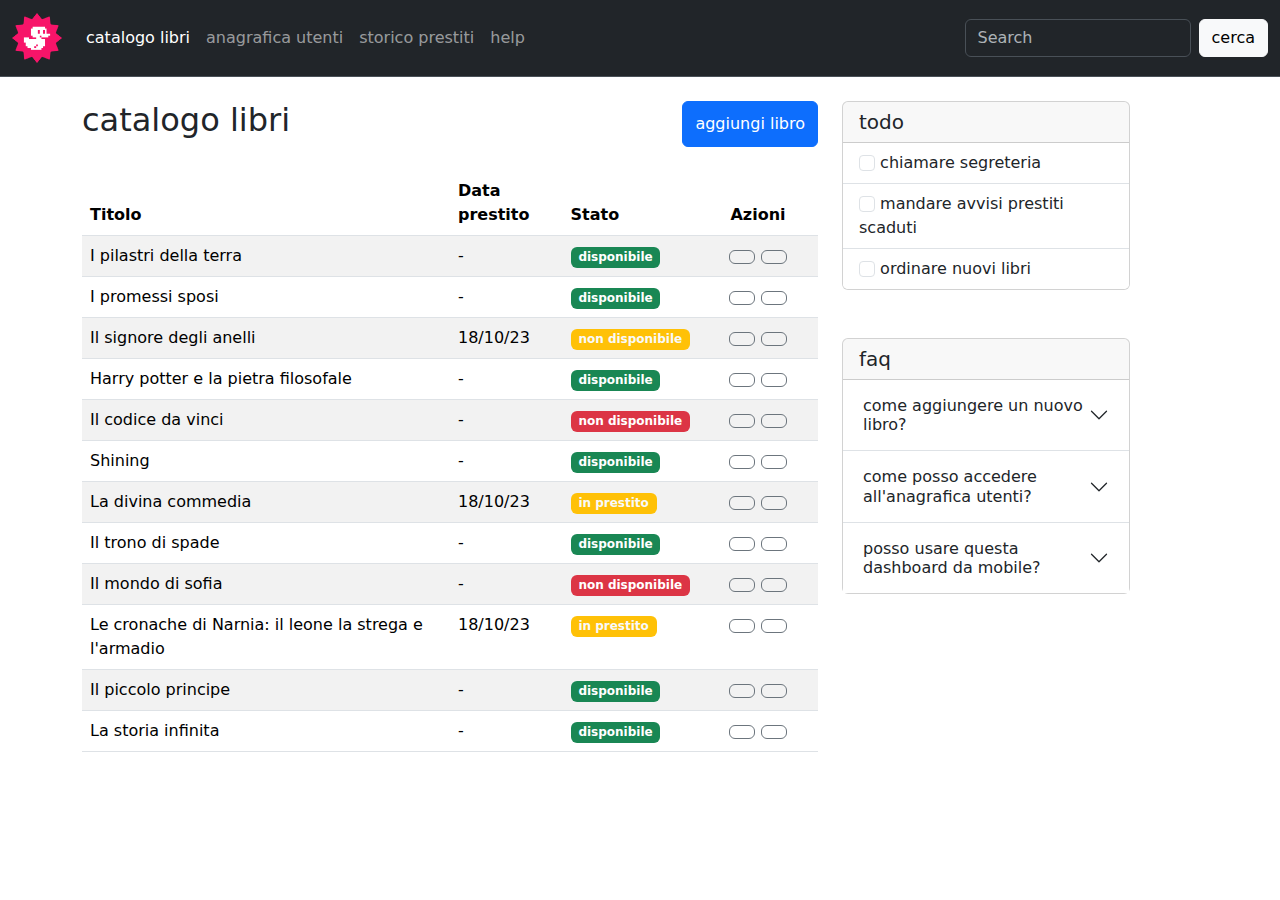
<file: index.html>
<!DOCTYPE html>
<html lang="en">

<head>
    <meta charset="UTF-8">
    <meta name="viewport" content="width=device-width, initial-scale=1.0">
    <title>libreria</title>
    <link rel="stylesheet" href="https://cdnjs.cloudflare.com/ajax/libs/font-awesome/6.6.0/css/all.min.css"
        integrity="sha512-Kc323vGBEqzTmouAECnVceyQqyqdsSiqLQISBL29aUW4U/M7pSPA/gEUZQqv1cwx4OnYxTxve5UMg5GT6L4JJg=="
        crossorigin="anonymous" referrerpolicy="no-referrer" />
    <link rel="stylesheet" href="https://cdnjs.cloudflare.com/ajax/libs/bootstrap/5.3.3/css/bootstrap.min.css"
        integrity="sha512-jnSuA4Ss2PkkikSOLtYs8BlYIeeIK1h99ty4YfvRPAlzr377vr3CXDb7sb7eEEBYjDtcYj+AjBH3FLv5uSJuXg=="
        crossorigin="anonymous" referrerpolicy="no-referrer" />
    <link rel="stylesheet" href="./css/style.css">
</head>

<body>
    <header class="sticky-top">
        <nav class="navbar navbar-expand-lg bg-dark border-bottom border-body" data-bs-theme="dark">
            <div class="container-fluid">
                <a class="navbar-brand" href="#"><img src="./img/duck.png" alt="duck"></a>
                <button class="navbar-toggler" type="button" data-bs-toggle="collapse"
                    data-bs-target="#navbarSupportedContent" aria-controls="navbarSupportedContent"
                    aria-expanded="false" aria-label="Toggle navigation">
                    <span class="navbar-toggler-icon"></span>
                </button>
                <div class="collapse navbar-collapse" id="navbarSupportedContent">
                    <ul class="navbar-nav me-auto mb-2 mb-lg-0">
                        <li class="nav-item">
                            <a class="nav-link active" aria-current="page" href="#">catalogo libri</a>
                        </li>

                        <li class="nav-item">
                            <a class="nav-link" href="./pages/form.html">anagrafica utenti</a>
                        </li>

                        <li class="nav-item">
                            <a class="nav-link" href="#">storico prestiti</a>
                        </li>

                        <li class="nav-item">
                            <a class="nav-link" href="#">help</a>
                        </li>

                    </ul>
                    <form class="d-flex" role="search">
                        <input class="form-control me-2" type="search" placeholder="Search" aria-label="Search">
                        <button class="btn btn-light" type="submit">cerca</button>
                    </form>
                </div>
            </div>
        </nav>
    </header>


    <main class="container-lg">
        <div class="row">
            <div class="col-12 col-lg-8">
                <div class="d-flex justify-content-between my-4">
                    <h2>catalogo libri</h2>
                    <a href="./pages/form.html" type="button" class=" align-content-center btn btn-primary">aggiungi libro</a>
                </div>
                <div>
                    <table class="table table-striped table-hover">
                        <thead>
                            <tr>
                                <th class="w-50 ">Titolo</th>
                                <th class="w-20 d-none d-lg-table-cell">Data prestito</th>
                                <th class="w-20 ">Stato</th>
                                <th class="w-10 text-center my-action-large">Azioni</th>
                            </tr>
                        </thead>
                        <tbody>
                            <tr>
                                <td>I pilastri della terra</td>
                                <td class="d-none d-lg-table-cell">-</td>
                                <td>
                                    <span class="badge text-bg-success">disponibile</span>
                                </td>
                                <td class="text-center">
                                    <button type="button" class="btn btn-outline-secondary"><i
                                            class="fa-solid fa-pen"></i></button>
                                    <button type="button" class="btn btn-outline-secondary"><i
                                            class="fa-solid fa-trash"></i></button>
                                </td>
                            </tr>
                            <tr>
                                <td>I promessi sposi</td>
                                <td class="d-none d-lg-table-cell">-</td>
                                <td>
                                    <span class="badge text-bg-success">disponibile</span>
                                </td>
                                <td class="text-center">
                                    <button type="button" class="btn btn-outline-secondary"><i
                                            class="fa-solid fa-pen"></i></button>
                                    <button type="button" class="btn btn-outline-secondary"><i
                                            class="fa-solid fa-trash"></i></button>
                                </td>
                            </tr>
                            <tr>
                                <td>Il signore degli anelli</td>
                                <td class="d-none d-lg-table-cell">18/10/23</td>
                                <td>
                                    <span class="badge text-light bg-warning">non disponibile</span>
                                </td>
                                <td class="text-center">
                                    <button type="button" class="btn btn-outline-secondary"><i
                                            class="fa-solid fa-pen"></i></button>
                                    <button type="button" class="btn btn-outline-secondary"><i
                                            class="fa-solid fa-trash"></i></button>
                                </td>
                            </tr>
                            <tr>
                                <td>Harry potter e la pietra filosofale</td>
                                <td class="d-none d-lg-table-cell">-</td>
                                <td>
                                    <span class="badge text-bg-success">disponibile</span>
                                </td>
                                <td class="text-center">
                                    <button type="button" class="btn btn-outline-secondary"><i
                                            class="fa-solid fa-pen"></i></button>
                                    <button type="button" class="btn btn-outline-secondary"><i
                                            class="fa-solid fa-trash"></i></button>
                                </td>
                            </tr>
                            <tr>
                                <td>Il codice da vinci</td>
                                <td class="d-none d-lg-table-cell">-</td>
                                <td>
                                    <span class="badge text-bg-danger">non disponibile</span>
                                </td>
                                <td class="text-center">
                                    <button type="button" class="btn btn-outline-secondary"><i
                                            class="fa-solid fa-pen"></i></button>
                                    <button type="button" class="btn btn-outline-secondary"><i
                                            class="fa-solid fa-trash"></i></button>
                                </td>
                            </tr>
                            <tr>
                                <td>Shining</td>
                                <td class="d-none d-lg-table-cell">-</td>
                                <td>
                                    <span class="badge text-bg-success">disponibile</span>
                                </td>
                                <td class="text-center">
                                    <button type="button" class="btn btn-outline-secondary"><i
                                            class="fa-solid fa-pen"></i></button>
                                    <button type="button" class="btn btn-outline-secondary"><i
                                            class="fa-solid fa-trash"></i></button>
                                </td>
                            </tr>
                            <tr>
                                <td>La divina commedia</td>
                                <td class="d-none d-lg-table-cell">18/10/23</td>
                                <td>
                                    <span class="badge text-light bg-warning">in prestito</span>
                                </td>
                                <td class="text-center">
                                    <button type="button" class="btn btn-outline-secondary"><i
                                            class="fa-solid fa-pen"></i></button>
                                    <button type="button" class="btn btn-outline-secondary"><i
                                            class="fa-solid fa-trash"></i></button>
                                </td>
                            </tr>
                            <tr>
                                <td>Il trono di spade</td>
                                <td class="d-none d-lg-table-cell">-</td>
                                <td>
                                    <span class="badge text-bg-success">disponibile</span>
                                </td>
                                <td class="text-center">
                                    <button type="button" class="btn btn-outline-secondary"><i
                                            class="fa-solid fa-pen"></i></button>
                                    <button type="button" class="btn btn-outline-secondary"><i
                                            class="fa-solid fa-trash"></i></button>
                                </td>
                            </tr>
                            <tr>
                                <td>Il mondo di sofia</td>
                                <td class="d-none d-lg-table-cell">-</td>
                                <td>
                                    <span class="badge text-bg-danger">non disponibile</span>
                                </td>
                                <td class="text-center">
                                    <button type="button" class="btn btn-outline-secondary"><i
                                            class="fa-solid fa-pen"></i></button>
                                    <button type="button" class="btn btn-outline-secondary"><i
                                            class="fa-solid fa-trash"></i></button>
                                </td>
                            </tr>
                            <tr>
                                <td>Le cronache di Narnia: il leone la strega e l'armadio</td>
                                <td class="d-none d-lg-table-cell">18/10/23</td>
                                <td>
                                    <span class="badge text-light bg-warning">in prestito</span>
                                </td>
                                <td class="text-center">
                                    <button type="button" class="btn btn-outline-secondary"><i
                                            class="fa-solid fa-pen"></i></button>
                                    <button type="button" class="btn btn-outline-secondary"><i
                                            class="fa-solid fa-trash"></i></button>
                                </td>
                            </tr>
                            <tr>
                                <td>Il piccolo principe</td>
                                <td class="d-none d-lg-table-cell">-</td>
                                <td>
                                    <span class="badge text-bg-success">disponibile</span>
                                </td>
                                <td class="text-center">
                                    <button type="button" class="btn btn-outline-secondary"><i
                                            class="fa-solid fa-pen"></i></button>
                                    <button type="button" class="btn btn-outline-secondary"><i
                                            class="fa-solid fa-trash"></i></button>
                                </td>
                            </tr>
                            <tr>
                                <td>La storia infinita</td>
                                <td class="d-none d-lg-table-cell">-</td>
                                <td>
                                    <span class="badge text-bg-success">disponibile</span>
                                </td>
                                <td class="text-center">
                                    <button type="button" class="btn btn-outline-secondary"><i
                                            class="fa-solid fa-pen"></i></button>
                                    <button type="button" class="btn btn-outline-secondary"><i
                                            class="fa-solid fa-trash"></i></button>
                                </td>
                            </tr>

                        </tbody>
                    </table>
                </div>
            </div>

            <div class="col-12 col-lg-4 my-4">

                <div class="card mb-5" style="width: 18rem;">
                    <h5 class="card-header">
                        todo
                    </h5>
                    <ul class="list-group list-group-flush">
                        <li class="list-group-item"><input class="form-check-input" type="checkbox" value=""
                                id="flexCheckDefault">
                            chiamare segreteria
                        </li>
                        <li class="list-group-item"><input class="form-check-input" type="checkbox" value=""
                                id="flexCheckDefault">
                            mandare avvisi prestiti scaduti
                        </li>
                        <li class="list-group-item"><input class="form-check-input" type="checkbox" value=""
                                id="flexCheckDefault">
                            ordinare nuovi libri
                        </li>
                    </ul>
                </div>

                <div class="card" style="width: 18rem;">
                    <h5 class="card-header">
                        faq
                    </h5>
                    <div class="accordion accordion-flush" id="accordionFlushExample">
                        <div class="accordion-item">
                            <h2 class="accordion-header">
                                <button class="accordion-button collapsed" type="button" data-bs-toggle="collapse"
                                    data-bs-target="#flush-collapseOne" aria-expanded="false"
                                    aria-controls="flush-collapseOne">
                                    come aggiungere un nuovo libro?
                                </button>
                            </h2>
                            <div id="flush-collapseOne" class="accordion-collapse collapse"
                                data-bs-parent="#accordionFlushExample">
                                <div class="accordion-body">Placeholder content for this accordion, which is intended to
                                    demonstrate the <code>.accordion-flush</code> class. This is the first item's
                                    accordion body.</div>
                            </div>
                        </div>
                        <div class="accordion-item">
                            <h2 class="accordion-header">
                                <button class="accordion-button collapsed" type="button" data-bs-toggle="collapse"
                                    data-bs-target="#flush-collapseTwo" aria-expanded="false"
                                    aria-controls="flush-collapseTwo">
                                    come posso accedere all'anagrafica utenti?
                                </button>
                            </h2>
                            <div id="flush-collapseTwo" class="accordion-collapse collapse"
                                data-bs-parent="#accordionFlushExample">
                                <div class="accordion-body">Placeholder content for this accordion, which is intended to
                                    demonstrate the <code>.accordion-flush</code> class. This is the second item's
                                    accordion body. Let's imagine this being filled with some actual content.</div>
                            </div>
                        </div>
                        <div class="accordion-item">
                            <h2 class="accordion-header">
                                <button class="accordion-button collapsed" type="button" data-bs-toggle="collapse"
                                    data-bs-target="#flush-collapseThree" aria-expanded="false"
                                    aria-controls="flush-collapseThree">
                                    posso usare questa dashboard da mobile?
                                </button>
                            </h2>
                            <div id="flush-collapseThree" class="accordion-collapse collapse"
                                data-bs-parent="#accordionFlushExample">
                                <div class="accordion-body">Placeholder content for this accordion, which is intended to
                                    demonstrate the <code>.accordion-flush</code> class. This is the third item's
                                    accordion body. Nothing more exciting happening here in terms of content, but just
                                    filling up the space to make it look, at least at first glance, a bit more
                                    representative of how this would look in a real-world application.</div>
                            </div>
                        </div>
                    </div>
                </div>



            </div>
        </div>
    </main>
    <script src="https://cdnjs.cloudflare.com/ajax/libs/bootstrap/5.3.3/js/bootstrap.min.js"
        integrity="sha512-ykZ1QQr0Jy/4ZkvKuqWn4iF3lqPZyij9iRv6sGqLRdTPkY69YX6+7wvVGmsdBbiIfN/8OdsI7HABjvEok6ZopQ=="
        crossorigin="anonymous" referrerpolicy="no-referrer"></script>
</body>

</html>
</file>
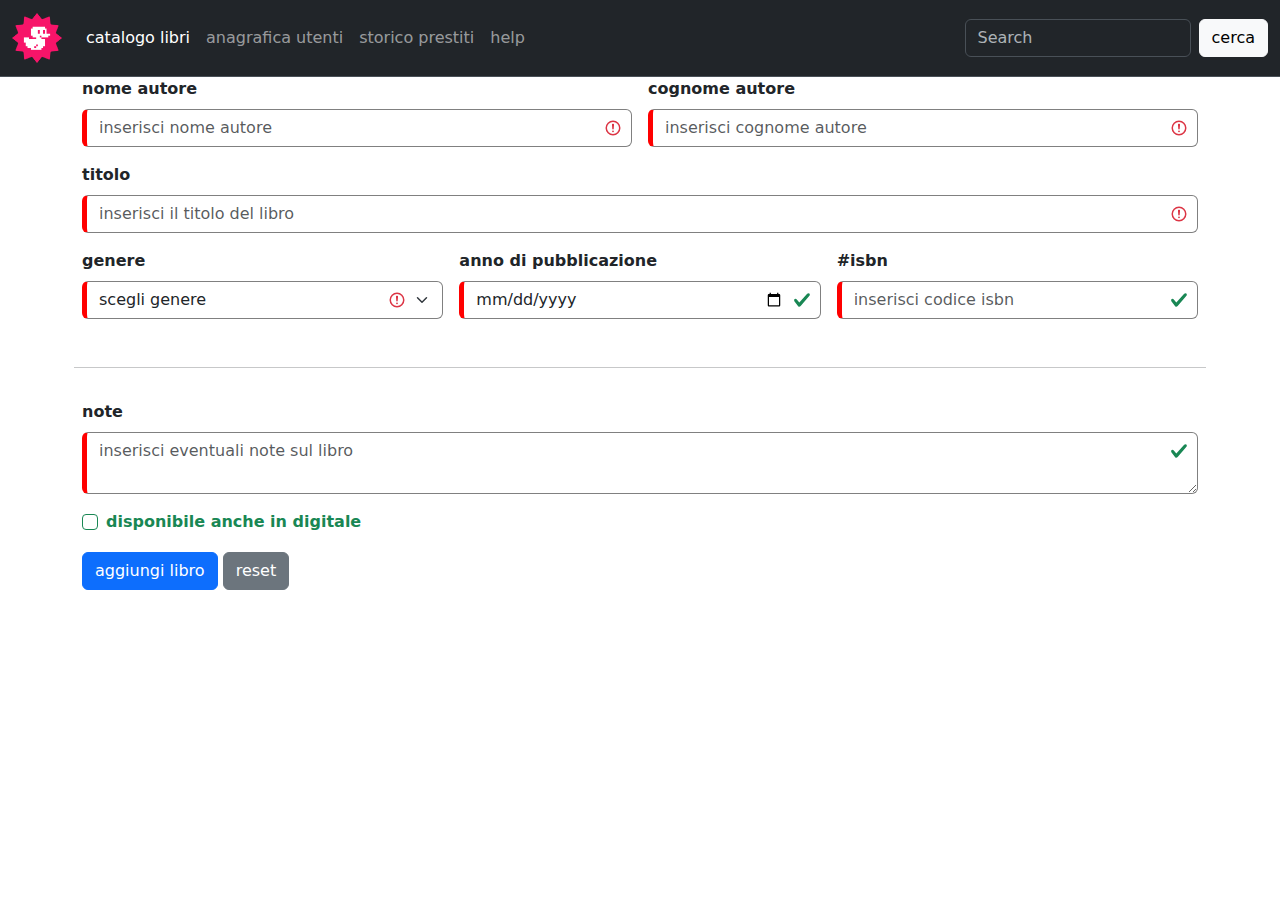
<file: pages/form.html>
<!DOCTYPE html>
<html lang="en">

<head>
    <meta charset="UTF-8">
    <meta name="viewport" content="width=device-width, initial-scale=1.0">
    <title>anagrafica</title>
    <link rel="stylesheet" href="https://cdnjs.cloudflare.com/ajax/libs/font-awesome/6.6.0/css/all.min.css"
        integrity="sha512-Kc323vGBEqzTmouAECnVceyQqyqdsSiqLQISBL29aUW4U/M7pSPA/gEUZQqv1cwx4OnYxTxve5UMg5GT6L4JJg=="
        crossorigin="anonymous" referrerpolicy="no-referrer" />
    <link rel="stylesheet" href="https://cdnjs.cloudflare.com/ajax/libs/bootstrap/5.3.3/css/bootstrap.min.css"
        integrity="sha512-jnSuA4Ss2PkkikSOLtYs8BlYIeeIK1h99ty4YfvRPAlzr377vr3CXDb7sb7eEEBYjDtcYj+AjBH3FLv5uSJuXg=="
        crossorigin="anonymous" referrerpolicy="no-referrer" />
    <link rel="stylesheet" href="../css/style.css">
</head>

<body>
    <header class="sticky-top">
        <nav class="navbar navbar-expand-lg bg-dark border-bottom border-body" data-bs-theme="dark">
            <div class="container-fluid">
                <a class="navbar-brand" href="#"><img src="../img/duck.png" alt="duck"></a>
                <button class="navbar-toggler" type="button" data-bs-toggle="collapse"
                    data-bs-target="#navbarSupportedContent" aria-controls="navbarSupportedContent"
                    aria-expanded="false" aria-label="Toggle navigation">
                    <span class="navbar-toggler-icon"></span>
                </button>
                <div class="collapse navbar-collapse" id="navbarSupportedContent">
                    <ul class="navbar-nav me-auto mb-2 mb-lg-0">
                        <li class="nav-item">
                            <a class="nav-link active" aria-current="page" href="../index.html">catalogo libri</a>
                        </li>

                        <li class="nav-item">
                            <a class="nav-link" href="#">anagrafica utenti</a>
                        </li>

                        <li class="nav-item">
                            <a class="nav-link" href="#">storico prestiti</a>
                        </li>

                        <li class="nav-item">
                            <a class="nav-link" href="#">help</a>
                        </li>

                    </ul>
                    <form class="d-flex" role="search">
                        <input class="form-control me-2" type="search" placeholder="Search" aria-label="Search">
                        <button class="btn btn-light" type="submit">cerca</button>
                    </form>
                </div>
            </div>
        </nav>
    </header>


    <main class="container">
        <form id="newbook" class="row g-3 was-validated" novalidate>

            <div class="col-6">
              <label for="name" class="form-label">nome autore</label>
              <input required type="text" class="form-control" id="name" placeholder="inserisci nome autore">
            </div>

            <div class="col-6">
              <label for="surname" class="form-label">cognome autore</label>
              <input required type="text" class="form-control" id="surname" placeholder="inserisci cognome autore">
            </div>

            <div class="col-12">
              <label for="title" class="form-label">titolo</label>
              <input required type="text" class="form-control" id="title" placeholder="inserisci il titolo del libro">
            </div>

            <div class="col-12 col-lg-4">
              <label for="genre" class="form-label">genere</label>
              <select required class="form-select" name="" id="">
                <option value="">scegli genere</option>
                <option value="romanzo">romanzo</option>
                <option value="fantasy">fantasy</option>
                <option value="avventura">avventura</option>
                <option value="giallo">giallo</option>
              </select>
            </div>

            <div class="col-12 col-lg-4">
              <label for="data" class="form-label">anno di pubblicazione</label>
              <input type="date" class="form-control" id="data">
            </div>

            <div class="col-12 col-lg-4">
              <label for="isbn" class="form-label">#isbn</label>
              <input type="text" class="form-control" id="isbn" placeholder="inserisci codice isbn">
            </div>

            <hr class="mt-5">

            <div class="col-12">
                <label for="isbn" class="form-label">note</label>
                <textarea class="form-control" name="note" id="note" placeholder="inserisci eventuali note sul libro"></textarea>
            </div>

            <div class="col-12">
              <div class="form-check">
                <input class="form-check-input" type="checkbox" id="gridCheck">
                <label class="form-check-label" for="gridCheck">
                  disponibile anche in digitale
                </label>
              </div>
            </div>
            <div class="col-12">
              <button type="submit" class="btn btn-primary">aggiungi libro</button>
              <button type="reset" class="btn btn-secondary">reset</button>
            </div>
        </form>
        
    </main>
    <script src="https://cdnjs.cloudflare.com/ajax/libs/bootstrap/5.3.3/js/bootstrap.min.js"
        integrity="sha512-ykZ1QQr0Jy/4ZkvKuqWn4iF3lqPZyij9iRv6sGqLRdTPkY69YX6+7wvVGmsdBbiIfN/8OdsI7HABjvEok6ZopQ=="
        crossorigin="anonymous" referrerpolicy="no-referrer"></script>
</body>

</html>
</file>
<file: css/style.css>
img {
    width: 50px;
}

.my-action-large {
    min-width: 120px;
}

#newbook label{
    font-weight: bold;
}

.was-validated 
.form-control:invalid,
.was-validated .form-control:valid,
.was-validated .form-select:invalid{
    border-color: grey;
    border-left: 5px solid red;
}
</file>
